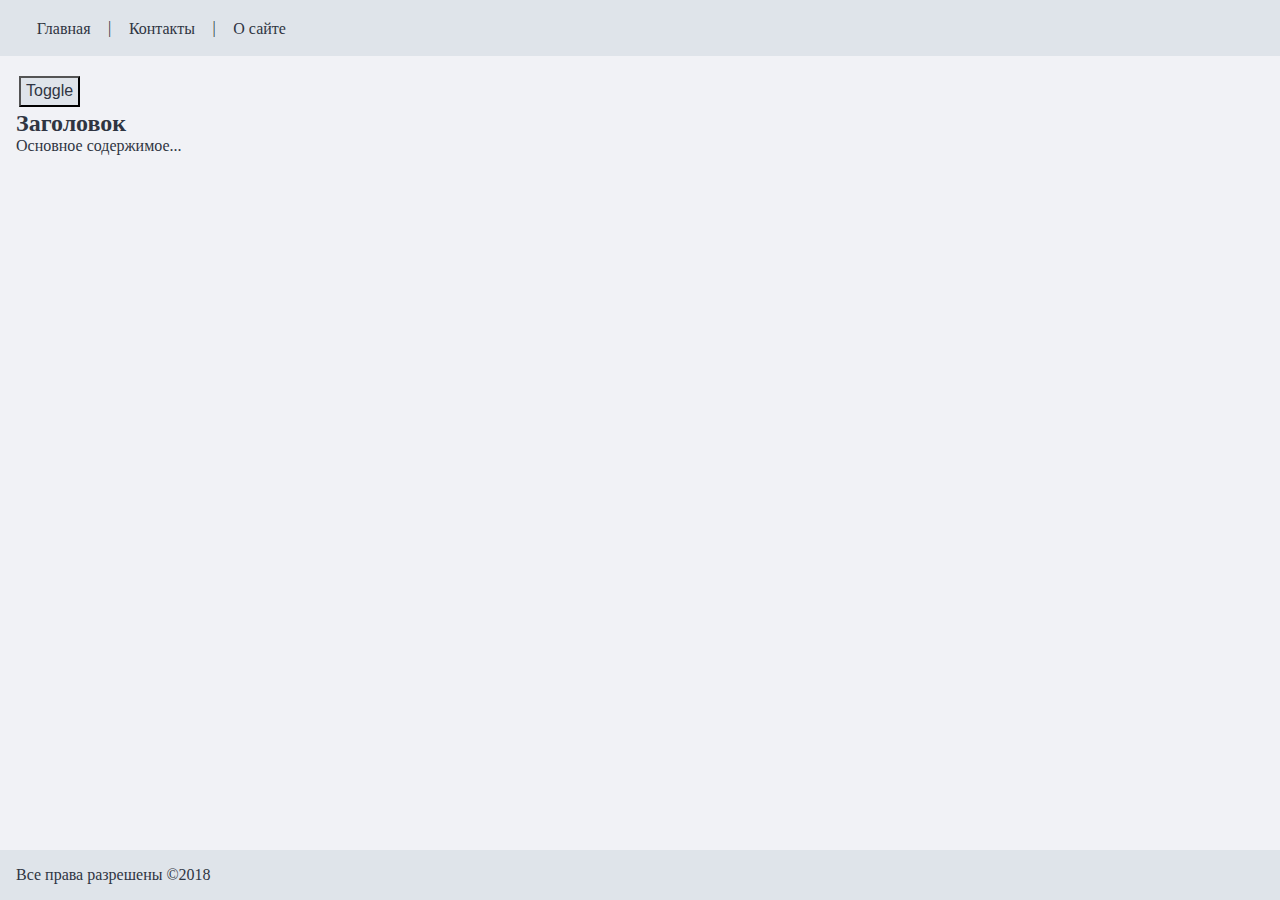
<file: greed.html>
<!DOCTYPE html>
<html>
    <head>
        <meta charset="utf-8">
        <meta name="viewport" content="width=device-width" />
        <title>Темы в CSS3</title>
        <style>
        :root{
          --panel-bg-color: #dfe4ea;
          --container-bg-color: #f1f2f6;
          --text-color: #2f3542;
        }
        :root[theme='dark'] {
          --panel-bg-color: #2f3542;
          --container-bg-color: #57606f;
          --text-color: #ced6e0;
        }
        * {
          margin: 0;
        }
        html{
          height: 100%;
        }
        body{
          height: 100%;
          font-family: Verdana;
          display: flex;
          flex-direction: column;
          color: var(--text-color);
        }
        nav{
          padding: 1.2rem;
          background: var(--panel-bg-color);
        }
        nav a{
            padding: 1.1rem;
        }
        .container{
          flex: 1;
          padding: 1rem;
          background: var(--container-bg-color);
        }
        footer{
          padding: 1rem;
          background: var(--panel-bg-color);
        }
        input[type=button] {
          color: var(--text-color);
          background: var(--panel-bg-color);
           
          padding: 0.3rem;
          margin: 0.2rem;
          font-size: 1rem;
        }
        </style>
    </head>
    <body>
        <nav class="navbar"><a>Главная</a>|<a>Контакты</a>|<a>О сайте</a></nav>
        <div class="container">
          <div>
            <input type="button" value="Toggle" id="toggle-theme" />
          </div>
            <h2 class="title">Заголовок</h2>
            <p class="content">Основное содержимое...</p>
        </div>
        <footer>
          <p>Все права разрешены ©2018</p>
        </footer>
        <script>
        const toggleBtn = document.querySelector("#toggle-theme");
        toggleBtn.addEventListener("click", function() {
          if(document.documentElement.hasAttribute("theme")){
            document.documentElement.removeAttribute("theme");
          }
          else{
            document.documentElement.setAttribute("theme", "dark");
          }
        });
        </script>
    </body>
</html>
</file>
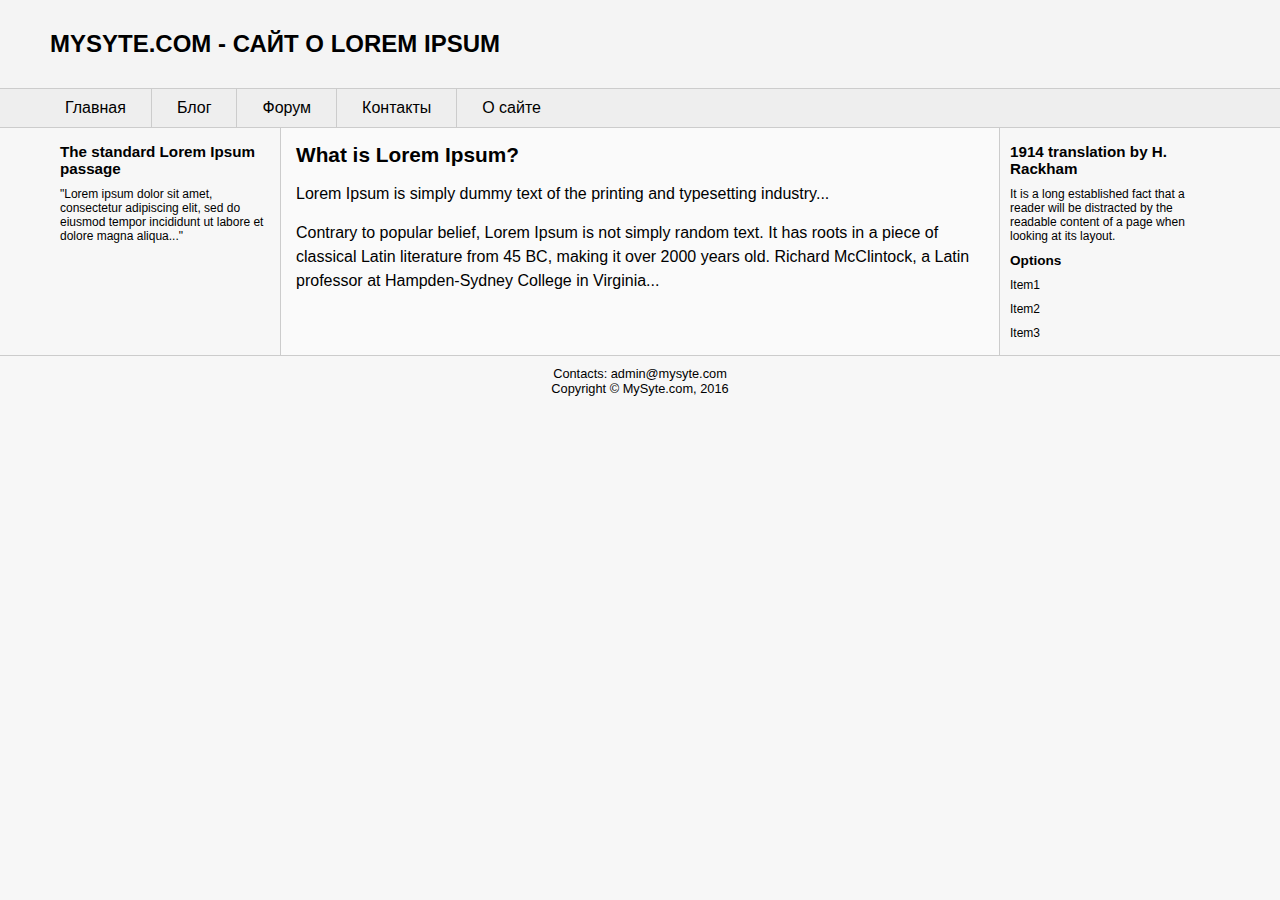
<file: mye.html>
<!DOCTYPE html>
<html>
<head>
<meta charset="utf-8">
<link href="myemyr.css" rel="stylesheet">
<title>Блочная верстка в HTML5</title>
</head>
<body>
    <div id="header">
    <h1>MySyte.com - Сайт о Lorem Ipsum</h1>
    <div id="nav">
<ul>
    <li><a href="#">Главная</a></li>
    <li><a href="#">Блог</a></li>
    <li><a href="#">Форум</a></li>
    <li><a href="#">Контакты</a></li>
    <li><a href="#">О сайте</a></li>
</ul>
        </div>
</div>
<div class="wrapper">
    <div id="sidebar1" class="aside">
        <h2>The standard Lorem Ipsum passage</h2>
        <p>"Lorem ipsum dolor sit amet, consectetur adipiscing elit, sed do eiusmod tempor incididunt 
        ut labore et dolore magna aliqua..."</p>
        </div>
    <div id="sidebar2" class="aside">
        <h2>1914 translation by H. Rackham</h2>
        <p>It is a long established fact that a reader will be distracted by the readable 
        content of a page when looking at its layout.</p>
        <h3>Options</h3>
        <ul>
            <li>Item1</li>
            <li>Item2</li>
            <li>Item3</li>
        </ul>
    </div>
    <div id="article">
        <h2>What is Lorem Ipsum?</h2>
        <p>Lorem Ipsum is simply dummy text of the printing and typesetting industry...</p>
        <p>Contrary to popular belief, Lorem Ipsum is not simply random text. It has roots in a piece of 
        classical Latin literature from 45 BC, making it over 2000 years old. Richard McClintock, 
        a Latin professor at Hampden-Sydney College in Virginia...</p>
    </div>
</div>
<div id="footer">
    <p>Contacts: admin@mysyte.com</p>
    <p>Copyright © MySyte.com, 2016</p>
</div>
</body>
</html>
</file>
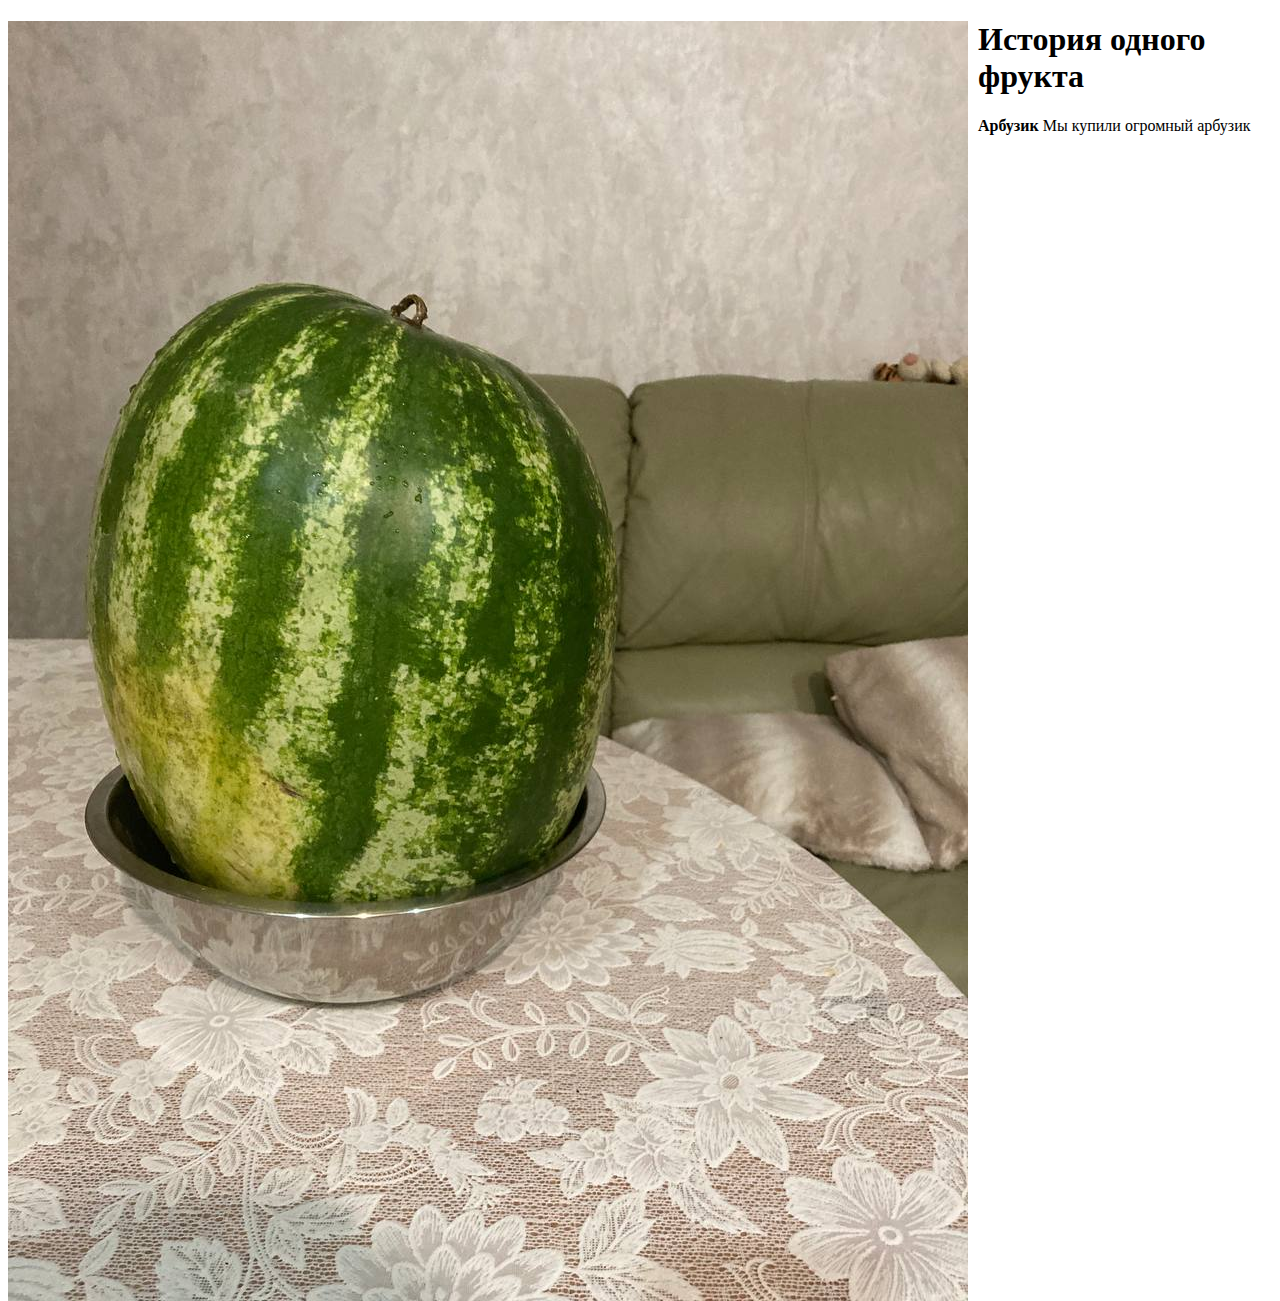
<file: newpage - сop.html>
﻿<!DOCTYPE html>
<html>
    <head>
        <meta charset="utf-8">
        <title>Тег img в HTML5</title>
    </head>
    <body>
        <div>
            <img src="dubi.png" alt="арбузик" style="float:left; margin-right:10px;" />
            <h1>История одного фрукта</h1>
            <b>Арбузик</b> Мы купили огромный арбузик
        </div>
    </body>
</html>
</file>
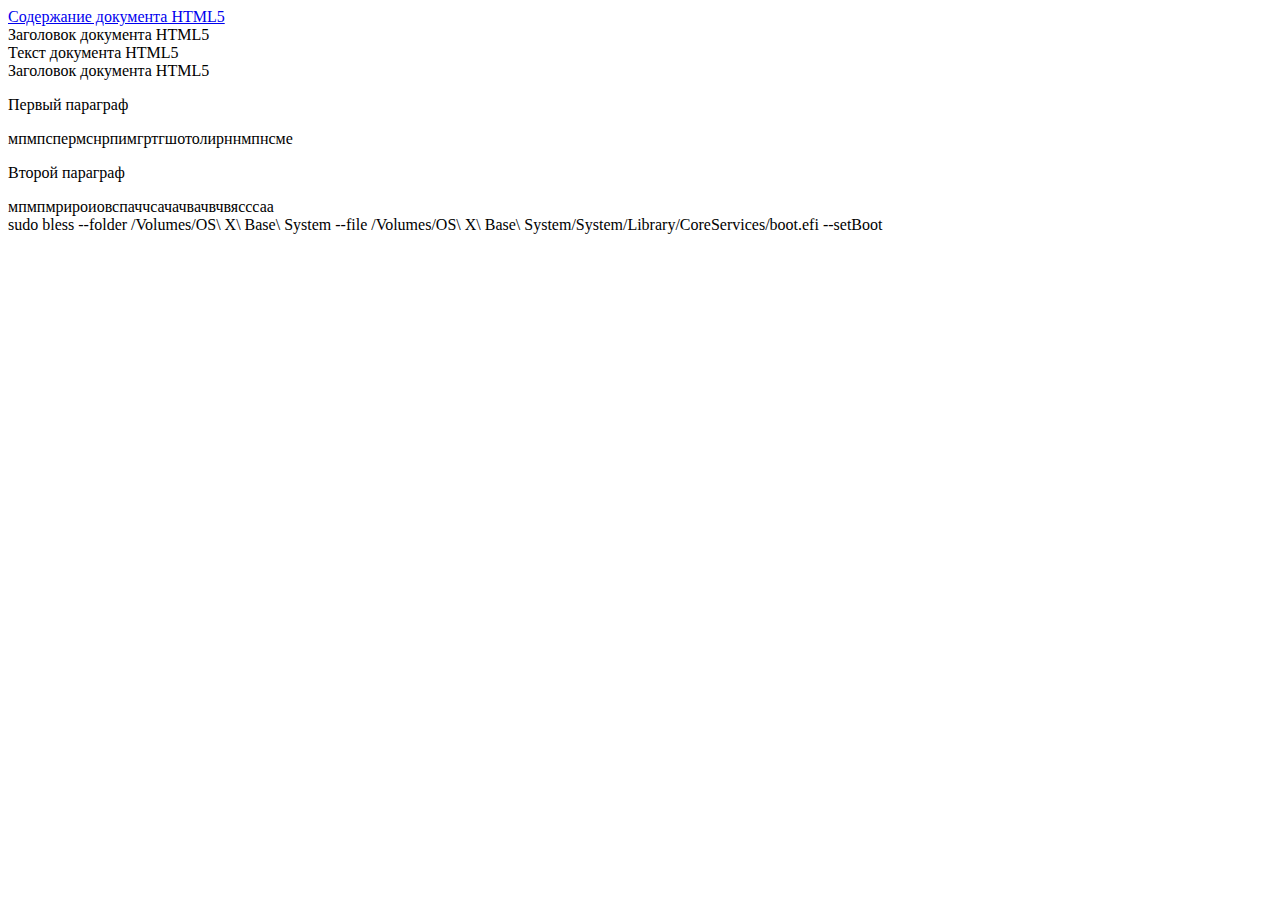
<file: newpage.html>
﻿<!DOCTYPE html>
<html>
	<head>
		<meta charset="utf-8">
		<base href="content/">
		<title>newpage</title>
		<meta name="description" content="Первый документ HTML5">
		<meta name="author" content="Bill Gates">
	</head>
	<body>
		<a href="index.html">Содержание документа HTML5</a>

	
		<div>Заголовок документа HTML5</div>
		<div>Текст документа HTML5</div>
<div>Заголовок документа HTML5</div>
		<div>
			<p>Первый параграф</p>

		<div>мпмпспермснрпимгртгшотолирннмпнсме</div>
 			<p> Второй параграф</p>
		<div>мпмпмрироиовспаччсачачвачвчвясссаа</div>
	</body>



</html>


sudo bless --folder /Volumes/OS\ X\ Base\ System --file /Volumes/OS\ X\ Base\ System/System/Library/CoreServices/boot.efi --setBoot
</file>
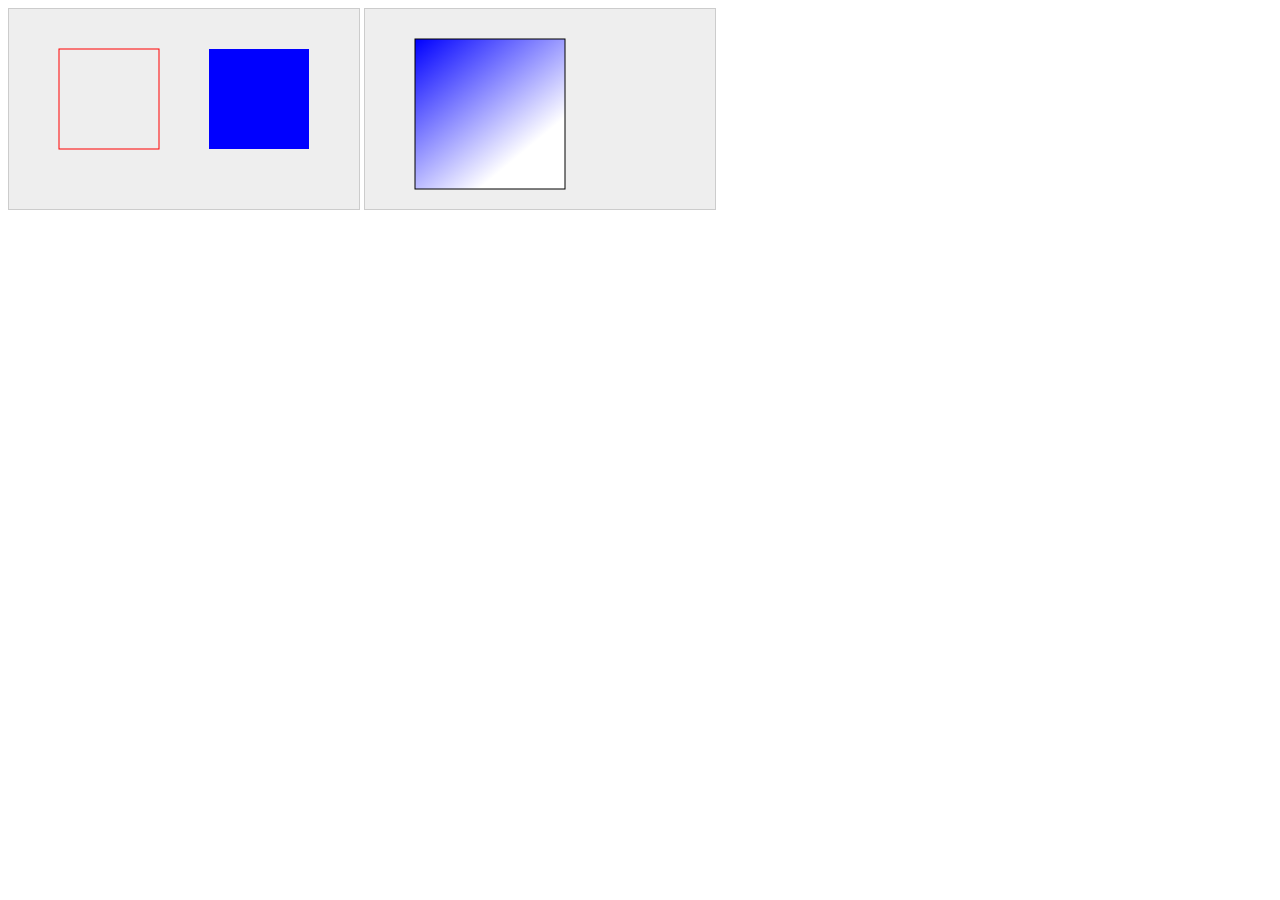
<file: script.html>
<!DOCTYPE html>
<html>
    <head>
        <meta charset="utf-8">
        <title>Canvas в HTML5</title>
    </head>
    <body>
        <canvas id="myCanvas" width="350" height="200"
                style="background-color:#eee; border: 1px solid #ccc;">
            Ваш браузер не поддерживает Canvas
        </canvas>
        <canvas id="myCanvas1" width="350" height="200"
                style="background-color:#eee; border: 1px solid #ccc;">
            Ваш браузер не поддерживает Canvas
        </canvas>
       <script>
            var canvas = document.getElementById("myCanvas"), 
                context = canvas.getContext("2d");
                 
            context.strokeStyle = "red";
            context.fillStyle = "blue";
             
            context.strokeRect(50, 40, 100, 100);
            context.fillRect(200, 40, 100, 100); 
        </script> 
        <script>
            var canvas = document.getElementById("myCanvas1"), 
                context = canvas.getContext("2d"),
                gradient = context.createLinearGradient(50, 30, 150, 150);
            gradient.addColorStop(0, "blue");
            gradient.addColorStop(1, "white");
            context.fillStyle = gradient;
            context.fillRect(50, 30, 150, 150);
            context.strokeRect(50, 30, 150, 150);
        
        </script>
    </body>
</html>
</file>
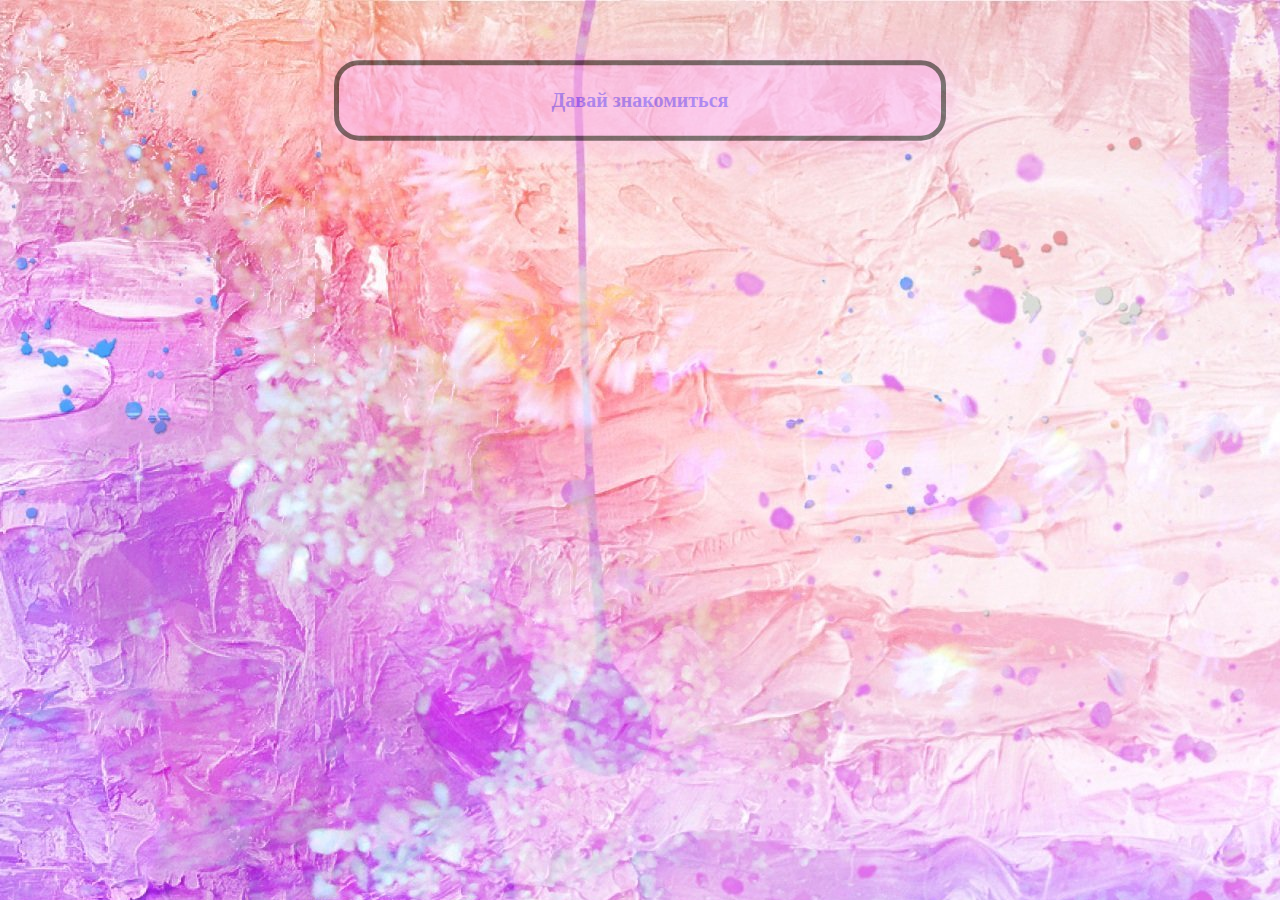
<file: test.html>
<!DOCTYPE html>
<html>
<head>
		<meta charset="utf-8">
		<title>Первая сраничка</title>
		<link rel="stylesheet" href="styles.css">
	</head>

<body>

<fieldset>
<div>	
<h1>Давай знакомиться<h1/>
</fieldset>
</div>

</html>
</file>
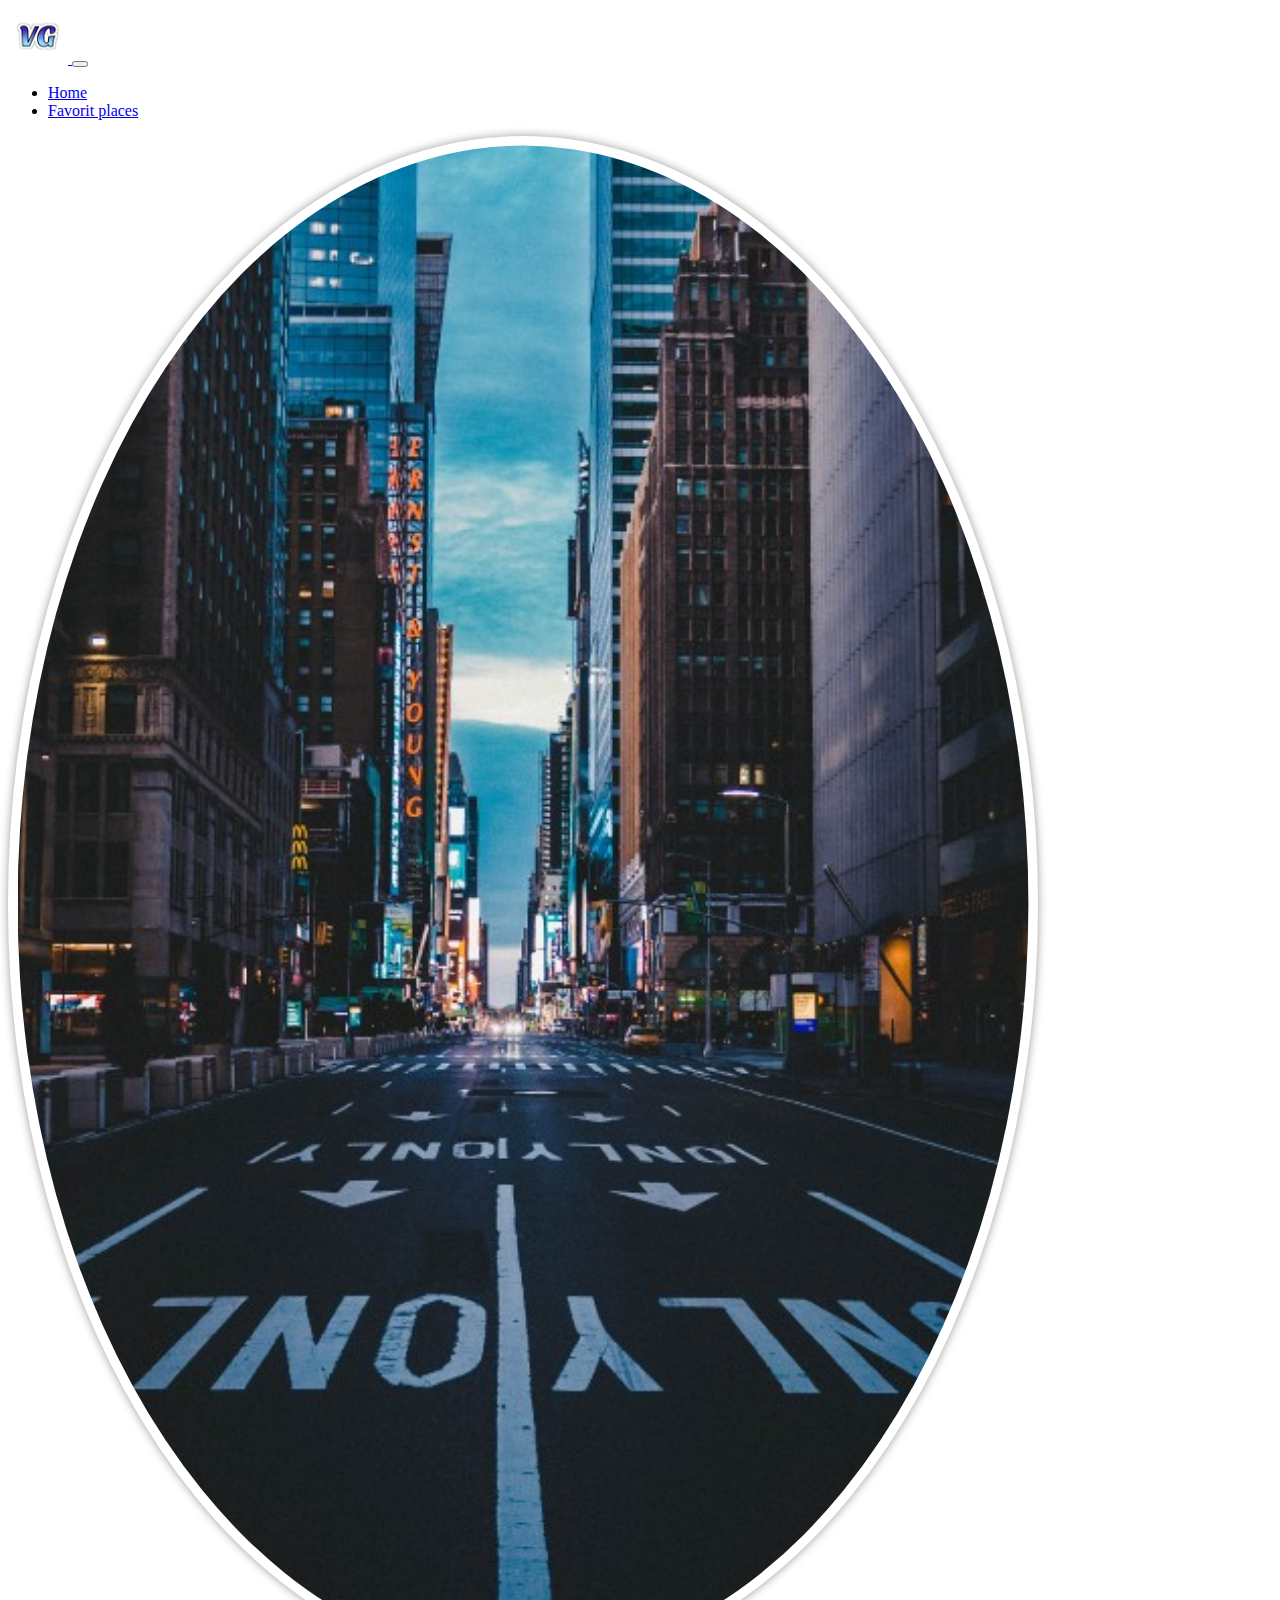
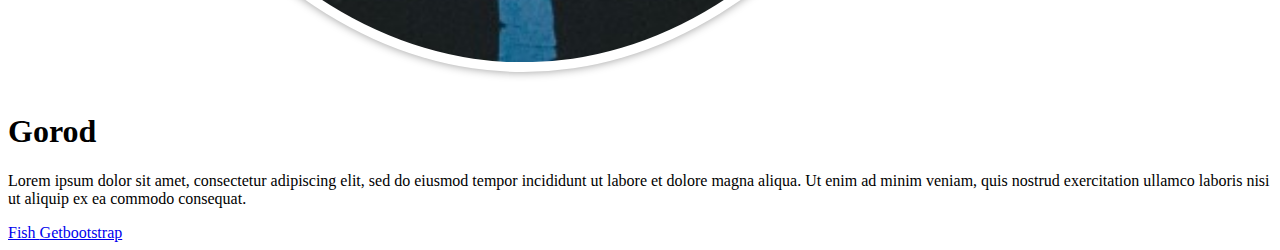
<file: video.html>
<!DOCTYPE html>
<html lang="en">
  <head>
    <meta charset="UTF-8" />
    <meta name="viewport" content="width=device-width, initial-scale=1.0" />
    <link
      href="https://cdn.jsdelivr.net/npm/bootstrap@5.1.3/dist/css/bootstrap.min.css"
      rel="stylesheet"
      integrity="sha384-1BmE4kWBq78iYhFldvKuhfTAU6auU8tT94WrHftjDbrCEXSU1oBoqyl2QvZ6jIW3"
      crossorigin="anonymous"
    />
    <script>
      src =
        "https://cdn.jsdelivr.net/npm/bootstrap@5.1.3/dist/js/bootstrap.bundle.min.js";
      integrity =
        "sha384-ka7Sk0Gln4gmtz2MlQnikT1wXgYsOg+OMhuP+IlRH9sENBO0LRn5q+8nbTov4+1p";
      crossorigin = "anonymous";
    </script>
    <title>Sites</title>
    <style>
      .rounded-img {
        width: 80%;
        border-radius: 50%;
        box-shadow: 0 0 10px rgba(0, 0, 0, 0.4);
        padding: 0.6em;
        margin-bottom: 1em;
      }
    </style>
  </head>
  <body>
    <nav class="navbar navbar-expand-lg navbar-dark bg-dark">
      <div class="container">
        <a class="navbar-brand p-0" href="/">
          <img src="VG.png" alt="VG" width="60" />
        </a>
        <button
          class="navbar-toggler"
          type="button"
          data-bs-toggle="collapse"
          data-bs-target="#navbarNav"
          aria-controls="navbarNav"
          aria-expanded="false"
          aria-label="Toggle navigation"
        >
          <span class="navbar-toggler-icon"></span>
        </button>
        <div class="collapse navbar-collapse" id="navbarNav">
          <ul class="navbar-nav">
            <li class="nav-item">
              <a class="nav-link active" aria-current="page" href="video.html"
                >Home</a
              >
            </li>
            <li class="nav-item">
              <a class="nav-link" href="places.html ">Favorit places</a>
            </li>
          </ul>
        </div>
      </div>
    </nav>
    <div class="container text-center my-5">
      <div class="row">
        <div class="col-lg-6 mx-auto">
          <img class="rounded-img" src="500.jpg" alt="gggggggg" />
          <h1 class="fw-light">Gorod</h1>
          <p class="lead text-muted">
            Lorem ipsum dolor sit amet, consectetur adipiscing elit, sed do
            eiusmod tempor incididunt ut labore et dolore magna aliqua. Ut enim
            ad minim veniam, quis nostrud exercitation ullamco laboris nisi ut
            aliquip ex ea commodo consequat.
          </p>
          <a
            href="https://ru.lipsum.com"
            target="_blank"
            class="btn btn-primary"
          >
            Fish
          </a>
          <a
            href="https://getbootstrap.com/docs/5.2/getting-started/introduction/"
            target="_blank"
            class="btn btn-secondary"
          >
            Getbootstrap
          </a>
        </div>
      </div>
    </div>
  </body>
</html>
</file>
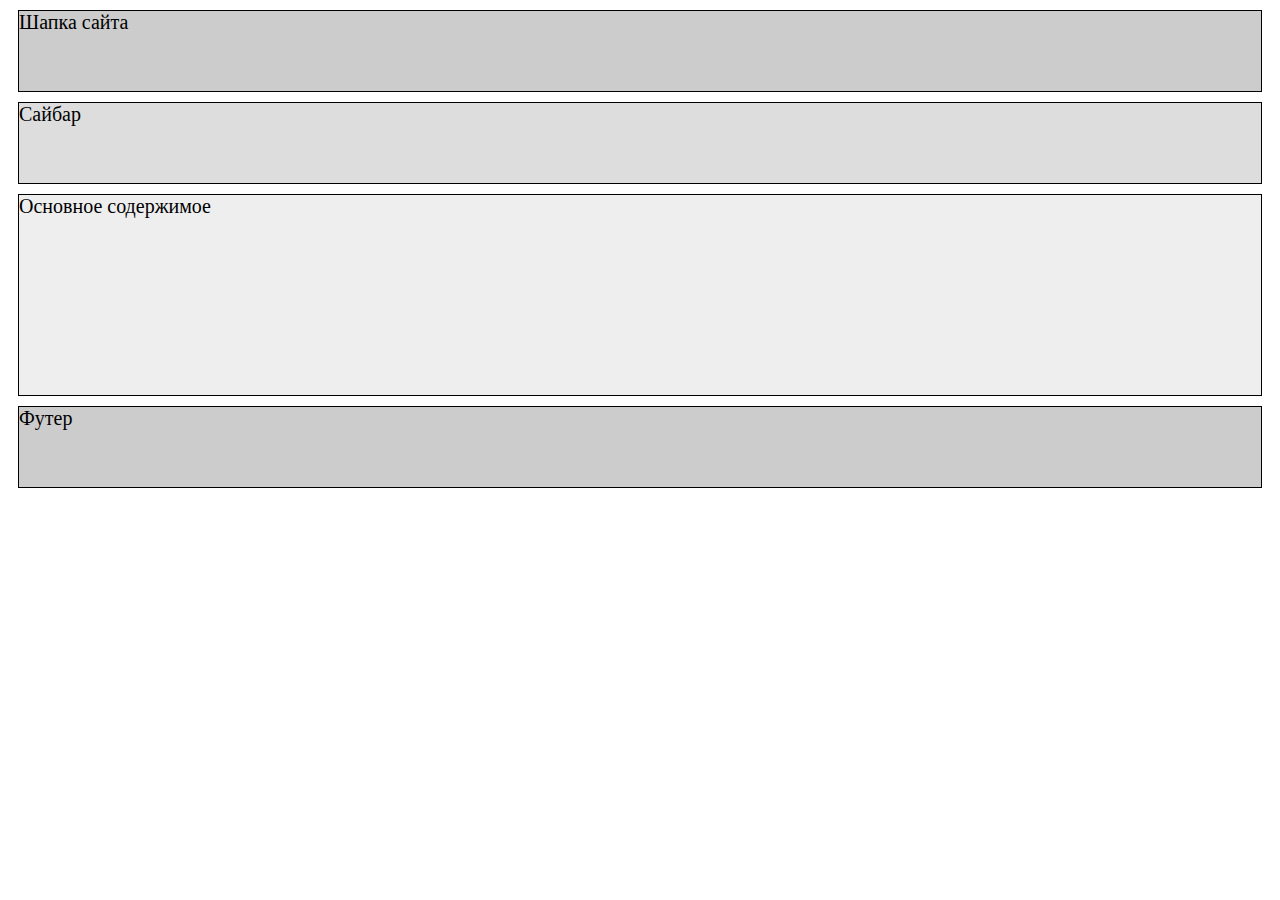
<file: скелет сайта.html>
﻿<!DOCTYPE html>
<html>
    <head>
        <meta charset="utf-8">
        <title>Блочная верстка в HTML5</title>
        <style>
            div{
                margin: 10px;
                border: 1px solid black;
                font-size: 20px;
                height: 80px;
            }
            #header{ 
                background-color: #ccc;
            }
            #sidebar{
                background-color: #ddd;
            }
            #main{
                background-color: #eee;
                height: 200px;
            }
            #footer{ 
                background-color: #ccc;
            }
        </style>
    </head>
    <body>
        <div id="header">Шапка сайта</div>
        <div id="sidebar">Сайбар</div>
        <div id="main">Основное содержимое</div>
        <div id="footer">Футер</div>
    </body>
</html>
</file>
<file: myemyr.css>
* {
    box-sizing: border-box;
}
html, body, div, span, h1, h2, h3, h4, h5, h6, p, a, ul, li{
                 
    margin: 0;
    padding: 0;
    border: 0;
    font-size: 100%;
    vertical-align: baseline;
}
body {
    font-family: Verdana, Arial, sans-serif;    
    background-color: #f7f7f7;
}
#header{ 
    background-color: #f4f4f4;
}
#header h1 {
    font-size: 24px;
    text-transform: uppercase;
    font-weight: bold;
    padding: 30px 30px 30px 10px;
    clear: both;
}
#nav {
    background-color: #eee;
    border-top: 1px solid #ccc;
    border-bottom: 1px solid #ccc;
}
#nav li {
    float: left;
    list-style: none;   
}
#nav a {
    display: block;
    color: black;
    padding: 10px 25px;
    text-decoration: none;
    border-right: 1px solid #ccc;
}
#nav li:last-child a {
    border-right: none; 
}
#nav a:hover {
    font-weight: bold;
}
#nav:after {
    content: " ";
    display: table;
    clear: both;
}
.wrapper{
    background-color: #f7f7f7;
}
.aside h2 {
    font-size: 0.95em;
    margin-top: 15px;
}
.aside h3 {
    font-size: 0.85em;
    margin-top: 10px;
}
.aside p, .aside li {
    font-size: .75em;
    margin-top: 10px;   
}
.aside li{ 
    list-style-type: none;
}
#sidebar1 {
    float: left;
    width: 20%; 
    padding: 0 10px 0 20px;
}
#sidebar2 {
    float: right;
    width: 20%; 
    padding: 0 20px 0 10px;
}
#article{
    background-color: #fafafa;
    border-left: 1px solid #ccc;
    border-right: 1px solid #ccc;
    margin-left: 20%;
    margin-right: 20%;
    padding: 15px;
    width: 60%;
}
#article:after{
    clear:both;
    display:table;
    content:'';
}
#article h2{
    font-size: 1.3em;
    margin-bottom:15px;
}
#article p{
    line-height: 150%;
    margin-bottom: 15px;
}
#footer{ 
    border-top: 1px solid #ccc;
    font-size: .8em;    
    text-align: center;
    padding: 10px 10px 30px 10px;
}
#nav ul, #header h1, .wrapper, #footer p {
    max-width: 1200px;
    margin: 0 auto; 
}
.wrapper, #nav, #header, #footer{
    min-width: 768px;
}
</file>
<file: styles.css>
﻿body{
	background-image:url(images/3.jpg);
}
fieldset{
color:#6433ff;
background-color:#fcb0f0;
font-size:20px;
margin:20px;	
padding:20px;
border:10px solid #000000;
border-radius:50px;
opacity:0.5;
box-shadow:3px 3px 70px #fcb0f0;
display:block;
text-align:center;
font-weight:500;
}
fieldset:hover{
border:15px solid #000000;
opacity:1;
transform:rotate(70deg) scale(0.3);
background-color:#da1abc;
}
fieldset{
	transform:rotate(0deg) scale(0.5);
	transition:2s all;
	
}
</file>
